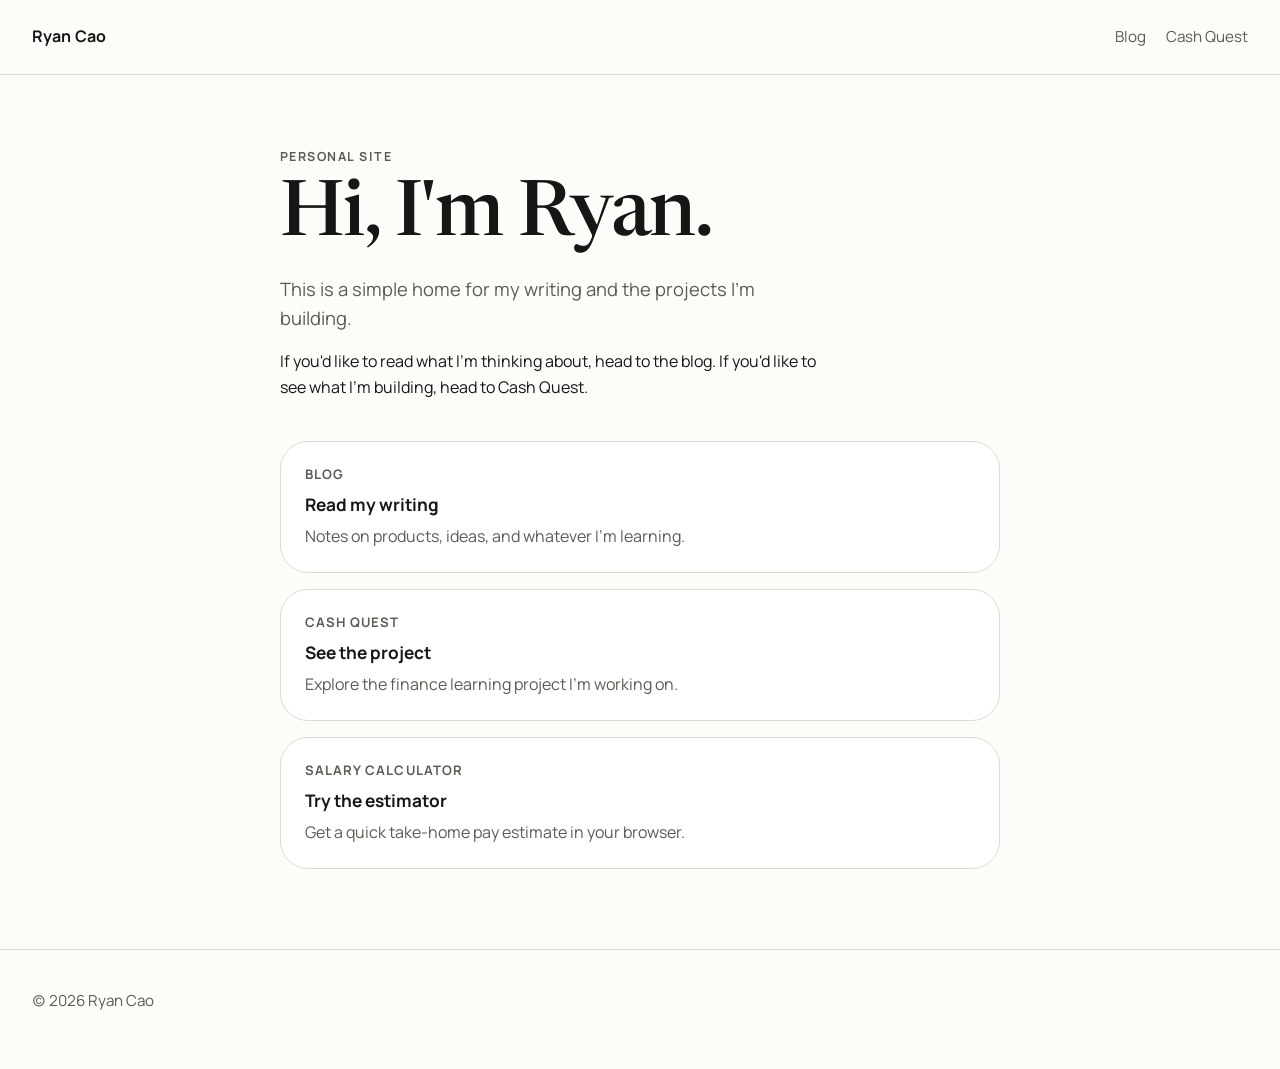
<file: index.html>
<!doctype html>
<html lang="en">
  <head>
    <meta charset="utf-8" />
    <meta name="viewport" content="width=device-width, initial-scale=1" />
    <title>Ryan Cao | Personal Site</title>
    <meta
      name="description"
      content="Ryan Cao's personal website with links to the blog and Cash Quest."
    />
    <link rel="preconnect" href="https://fonts.googleapis.com" />
    <link rel="preconnect" href="https://fonts.gstatic.com" crossorigin />
    <link
      href="https://fonts.googleapis.com/css2?family=Newsreader:opsz,wght@6..72,400;6..72,500;6..72,600&family=Manrope:wght@400;500;600;700&display=swap"
      rel="stylesheet"
    />
    <link rel="stylesheet" href="styles.css?v=20260322" />
  </head>
  <body>
    <header class="site-header">
      <a class="brand simple-brand" href="index.html">Ryan Cao</a>
      <nav class="site-nav" aria-label="Primary">
        <a href="blog.html">Blog</a>
        <a href="cashquest.html">Cash Quest</a>
      </nav>
    </header>

    <main class="page-shell">
      <section class="intro intro-home">
        <p class="eyebrow">Personal site</p>
        <h1>Hi, I'm Ryan.</h1>
        <p class="lead">
          This is a simple home for my writing and the projects I'm building.
        </p>
        <p class="body-copy">
          If you'd like to read what I'm thinking about, head to the blog. If
          you'd like to see what I'm building, head to Cash Quest.
        </p>

        <div class="path-grid">
          <a class="path-card" href="blog.html">
            <span class="path-label">Blog</span>
            <strong>Read my writing</strong>
            <span>Notes on products, ideas, and whatever I'm learning.</span>
          </a>
          <a class="path-card" href="cashquest.html">
            <span class="path-label">Cash Quest</span>
            <strong>See the project</strong>
            <span>Explore the finance learning project I'm working on.</span>
          </a>
          <a
            class="path-card"
            href="https://ryancao669.github.io/salary-calculator/"
          >
            <span class="path-label">Salary Calculator</span>
            <strong>Try the estimator</strong>
            <span>Get a quick take-home pay estimate in your browser.</span>
          </a>
        </div>
      </section>
    </main>

    <footer class="site-footer">
      <p>(c) 2026 Ryan Cao</p>
    </footer>
    <script src="transitions.js?v=20260322"></script>
  </body>
</html>
</file>
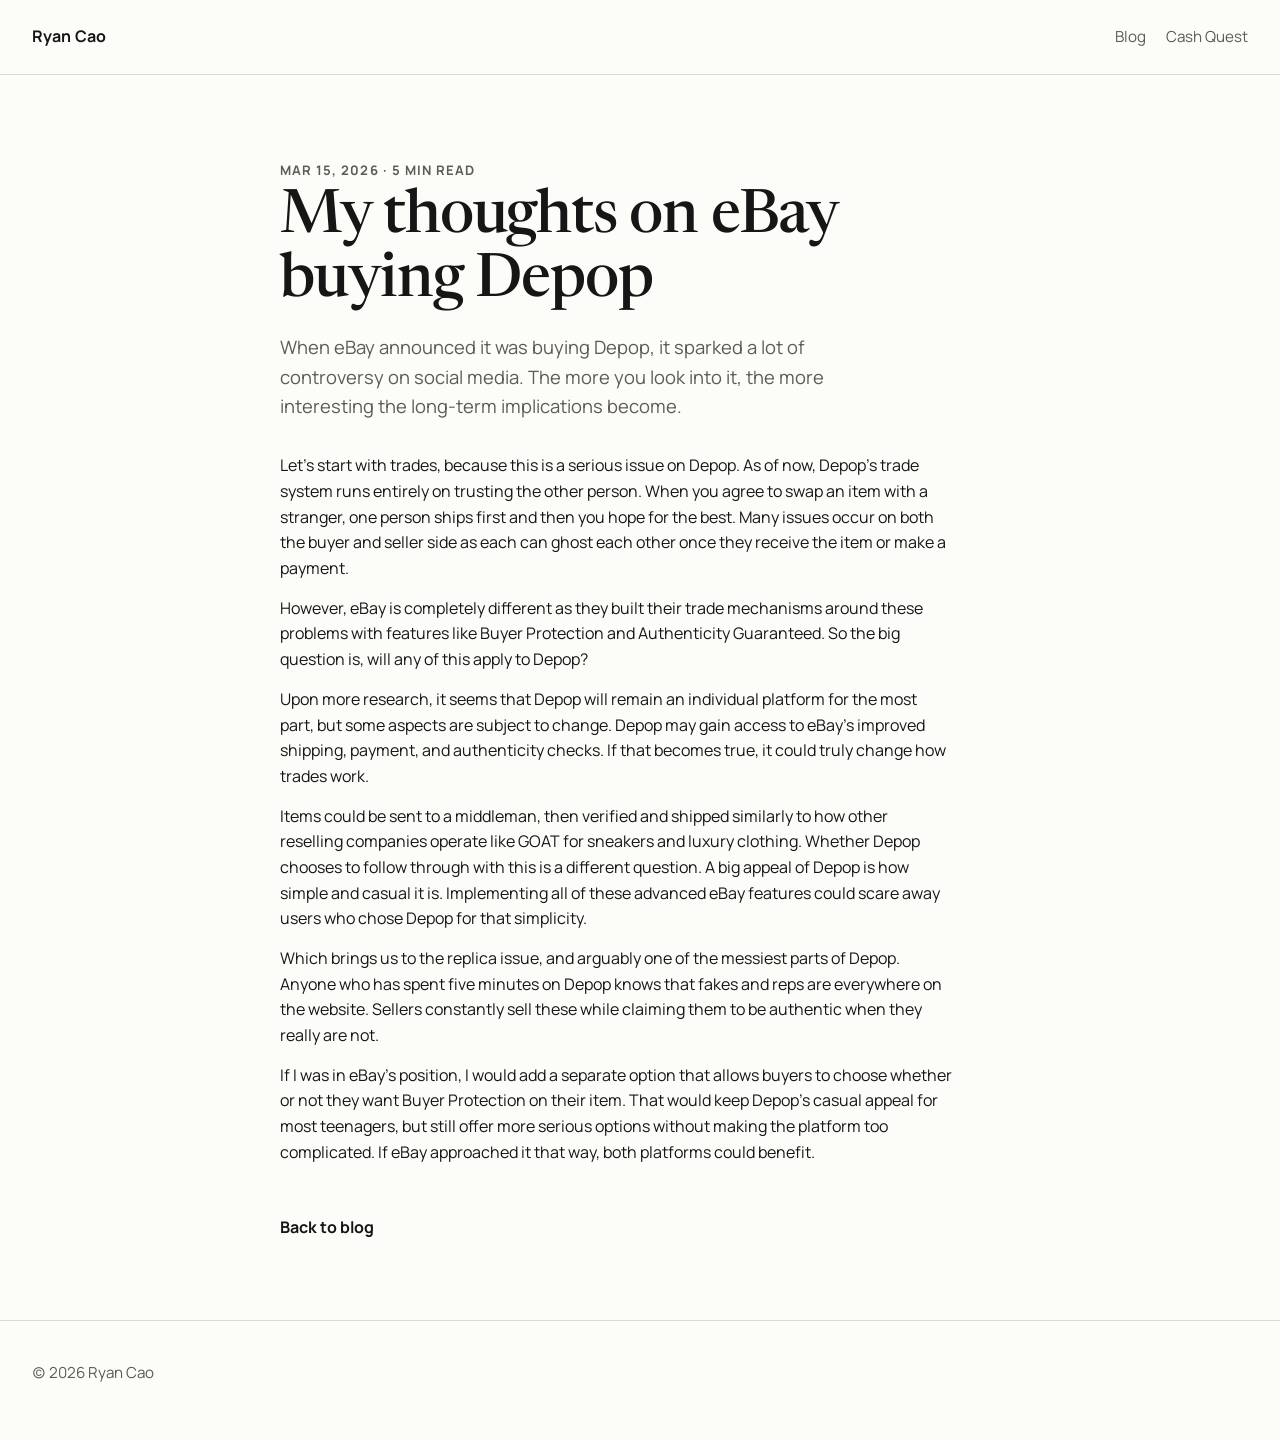
<file: blog-ebay-depop.html>
<!doctype html>
<html lang="en">
  <head>
    <meta charset="utf-8" />
    <meta name="viewport" content="width=device-width, initial-scale=1" />
    <title>Ryan Cao | eBay and Depop</title>
    <meta
      name="description"
      content="Ryan Cao's thoughts on what eBay buying Depop could mean."
    />
    <link rel="preconnect" href="https://fonts.googleapis.com" />
    <link rel="preconnect" href="https://fonts.gstatic.com" crossorigin />
    <link
      href="https://fonts.googleapis.com/css2?family=Newsreader:opsz,wght@6..72,400;6..72,500;6..72,600&family=Manrope:wght@400;500;600;700&display=swap"
      rel="stylesheet"
    />
    <link rel="stylesheet" href="styles.css?v=20260322" />
  </head>
  <body>
    <header class="site-header">
      <a class="brand simple-brand" href="index.html">Ryan Cao</a>
      <nav class="site-nav" aria-label="Primary">
        <a href="blog.html">Blog</a>
        <a href="cashquest.html">Cash Quest</a>
      </nav>
    </header>

    <main class="page-shell">
      <article class="post-page">
        <p class="meta">Mar 15, 2026 · 5 min read</p>
        <h1>My thoughts on eBay buying Depop</h1>
        <p class="lead">
          When eBay announced it was buying Depop, it sparked a lot of
          controversy on social media. The more you look into it, the more
          interesting the long-term implications become.
        </p>

        <div class="post-body">
          <p>
            Let's start with trades, because this is a serious issue on Depop.
            As of now, Depop's trade system runs entirely on trusting the other
            person. When you agree to swap an item with a stranger, one person
            ships first and then you hope for the best. Many issues occur on
            both the buyer and seller side as each can ghost each other once
            they receive the item or make a payment.
          </p>
          <p>
            However, eBay is completely different as they built their trade
            mechanisms around these problems with features like Buyer
            Protection and Authenticity Guaranteed. So the big question is,
            will any of this apply to Depop?
          </p>
          <p>
            Upon more research, it seems that Depop will remain an individual
            platform for the most part, but some aspects are subject to change.
            Depop may gain access to eBay's improved shipping, payment, and
            authenticity checks. If that becomes true, it could truly change
            how trades work.
          </p>
          <p>
            Items could be sent to a middleman, then verified and shipped
            similarly to how other reselling companies operate like GOAT for
            sneakers and luxury clothing. Whether Depop chooses to follow
            through with this is a different question. A big appeal of Depop
            is how simple and casual it is. Implementing all of these advanced
            eBay features could scare away users who chose Depop for that
            simplicity.
          </p>
          <p>
            Which brings us to the replica issue, and arguably one of the
            messiest parts of Depop. Anyone who has spent five minutes on Depop
            knows that fakes and reps are everywhere on the website. Sellers
            constantly sell these while claiming them to be authentic when they
            really are not.
          </p>
          <p>
            If I was in eBay's position, I would add a separate option that
            allows buyers to choose whether or not they want Buyer Protection
            on their item. That would keep Depop's casual appeal for most
            teenagers, but still offer more serious options without making the
            platform too complicated. If eBay approached it that way, both
            platforms could benefit.
          </p>
        </div>

        <a class="text-link" href="blog.html">Back to blog</a>
      </article>
    </main>

    <footer class="site-footer">
      <p>(c) 2026 Ryan Cao</p>
    </footer>
    <script src="transitions.js?v=20260322"></script>
  </body>
</html>
</file>
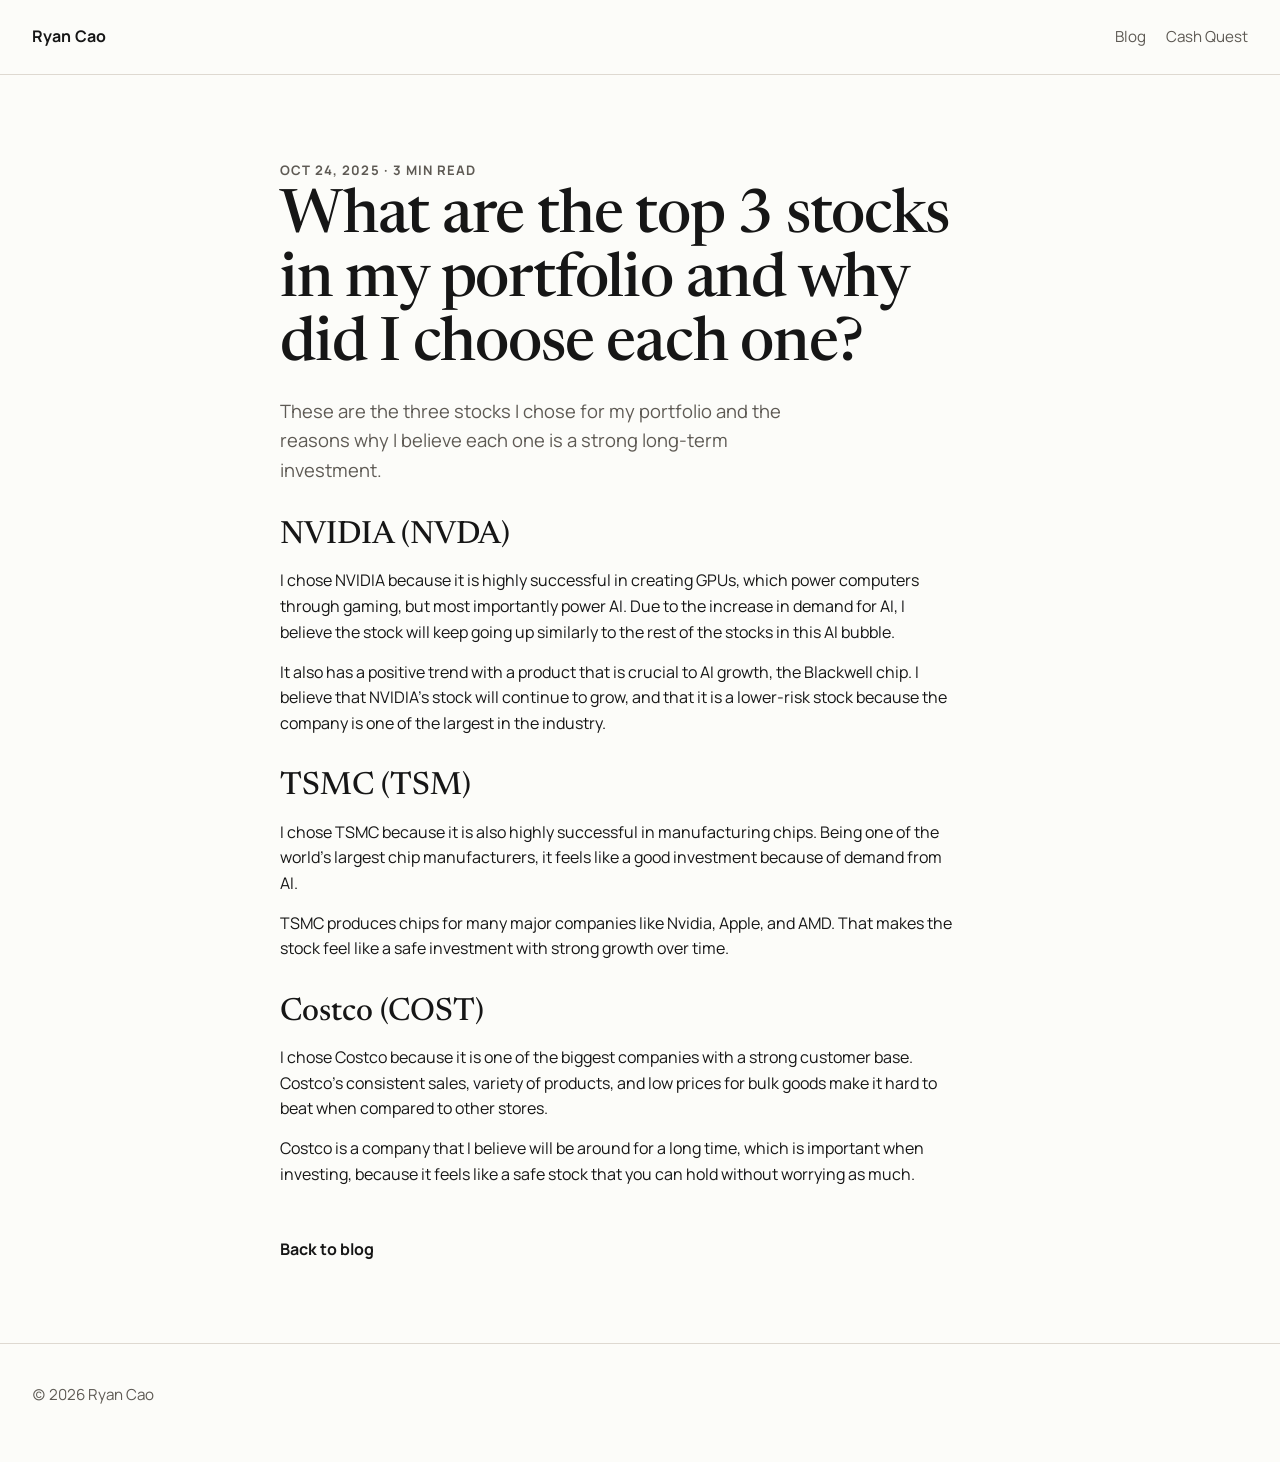
<file: blog-top-3-stocks.html>
<!doctype html>
<html lang="en">
  <head>
    <meta charset="utf-8" />
    <meta name="viewport" content="width=device-width, initial-scale=1" />
    <title>Ryan Cao | Top 3 Stocks</title>
    <meta
      name="description"
      content="Ryan Cao on the top three stocks in his portfolio and why he chose them."
    />
    <link rel="preconnect" href="https://fonts.googleapis.com" />
    <link rel="preconnect" href="https://fonts.gstatic.com" crossorigin />
    <link
      href="https://fonts.googleapis.com/css2?family=Newsreader:opsz,wght@6..72,400;6..72,500;6..72,600&family=Manrope:wght@400;500;600;700&display=swap"
      rel="stylesheet"
    />
    <link rel="stylesheet" href="styles.css?v=20260322" />
  </head>
  <body>
    <header class="site-header">
      <a class="brand simple-brand" href="index.html">Ryan Cao</a>
      <nav class="site-nav" aria-label="Primary">
        <a href="blog.html">Blog</a>
        <a href="cashquest.html">Cash Quest</a>
      </nav>
    </header>

    <main class="page-shell">
      <article class="post-page">
        <p class="meta">Oct 24, 2025 · 3 min read</p>
        <h1>What are the top 3 stocks in my portfolio and why did I choose each one?</h1>
        <p class="lead">
          These are the three stocks I chose for my portfolio and the reasons
          why I believe each one is a strong long-term investment.
        </p>

        <div class="post-body">
          <h2>NVIDIA (NVDA)</h2>
          <p>
            I chose NVIDIA because it is highly successful in creating GPUs,
            which power computers through gaming, but most importantly power
            AI. Due to the increase in demand for AI, I believe the stock will
            keep going up similarly to the rest of the stocks in this AI
            bubble.
          </p>
          <p>
            It also has a positive trend with a product that is crucial to AI
            growth, the Blackwell chip. I believe that NVIDIA's stock will
            continue to grow, and that it is a lower-risk stock because the
            company is one of the largest in the industry.
          </p>

          <h2>TSMC (TSM)</h2>
          <p>
            I chose TSMC because it is also highly successful in manufacturing
            chips. Being one of the world's largest chip manufacturers, it
            feels like a good investment because of demand from AI.
          </p>
          <p>
            TSMC produces chips for many major companies like Nvidia, Apple,
            and AMD. That makes the stock feel like a safe investment with
            strong growth over time.
          </p>

          <h2>Costco (COST)</h2>
          <p>
            I chose Costco because it is one of the biggest companies with a
            strong customer base. Costco's consistent sales, variety of
            products, and low prices for bulk goods make it hard to beat when
            compared to other stores.
          </p>
          <p>
            Costco is a company that I believe will be around for a long time,
            which is important when investing, because it feels like a safe
            stock that you can hold without worrying as much.
          </p>
        </div>

        <a class="text-link" href="blog.html">Back to blog</a>
      </article>
    </main>

    <footer class="site-footer">
      <p>(c) 2026 Ryan Cao</p>
    </footer>
    <script src="transitions.js?v=20260322"></script>
  </body>
</html>
</file>
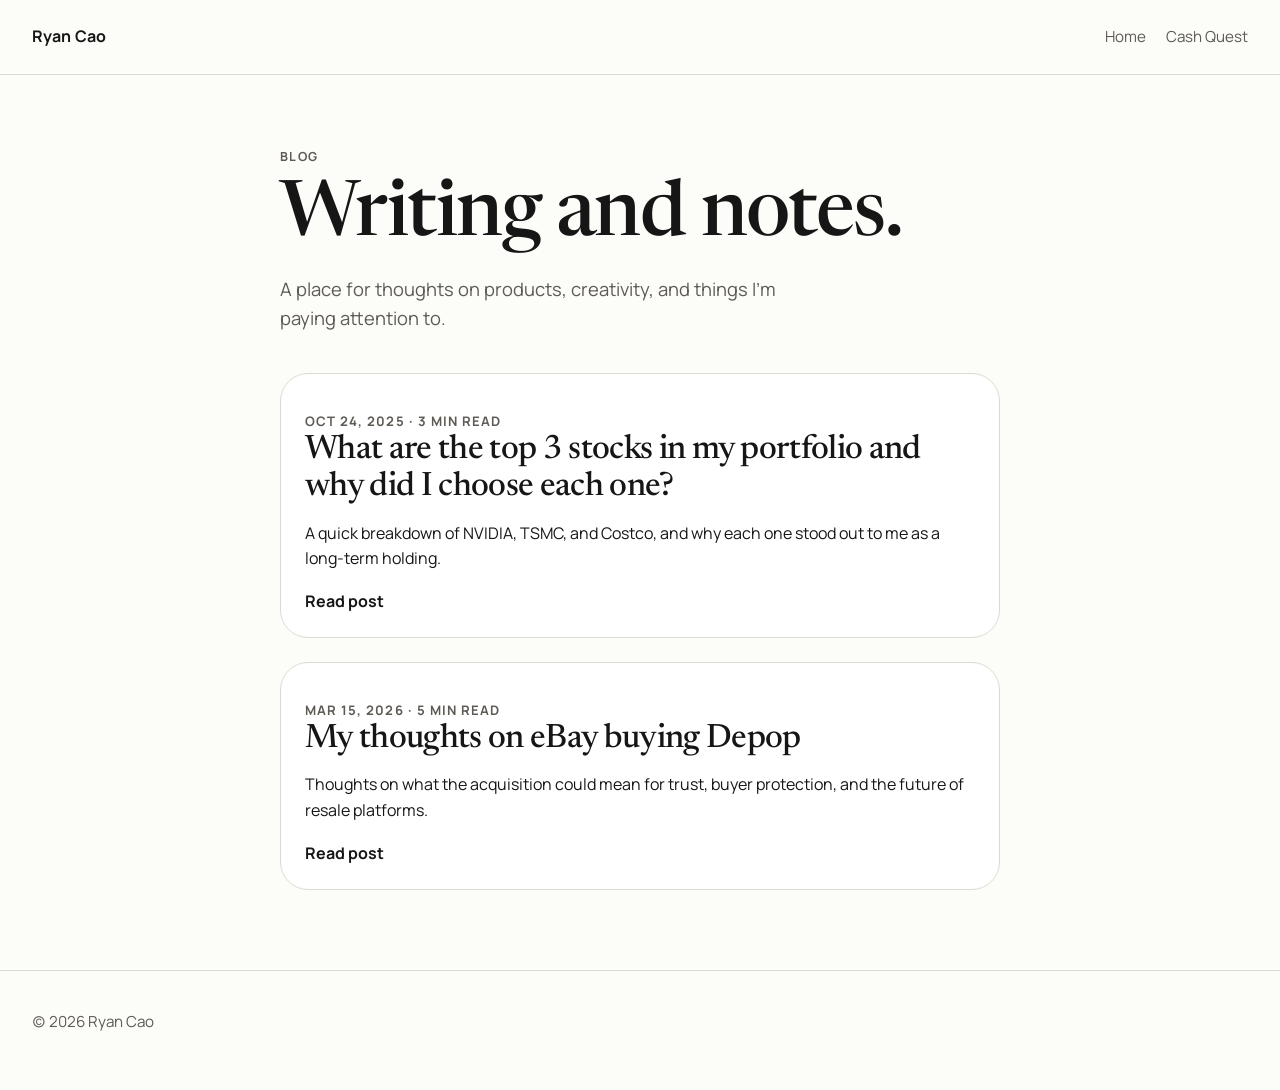
<file: blog.html>
<!doctype html>
<html lang="en">
  <head>
    <meta charset="utf-8" />
    <meta name="viewport" content="width=device-width, initial-scale=1" />
    <title>Ryan Cao | Blog</title>
    <meta
      name="description"
      content="Writing from Ryan Cao on products, ideas, and creative work."
    />
    <link rel="preconnect" href="https://fonts.googleapis.com" />
    <link rel="preconnect" href="https://fonts.gstatic.com" crossorigin />
    <link
      href="https://fonts.googleapis.com/css2?family=Newsreader:opsz,wght@6..72,400;6..72,500;6..72,600&family=Manrope:wght@400;500;600;700&display=swap"
      rel="stylesheet"
    />
    <link rel="stylesheet" href="styles.css?v=20260322" />
  </head>
  <body>
    <header class="site-header">
      <a class="brand simple-brand" href="index.html">Ryan Cao</a>
      <nav class="site-nav" aria-label="Primary">
        <a href="index.html">Home</a>
        <a href="cashquest.html">Cash Quest</a>
      </nav>
    </header>

    <main class="page-shell">
      <section class="intro page-intro">
        <p class="eyebrow">Blog</p>
        <h1>Writing and notes.</h1>
        <p class="lead">
          A place for thoughts on products, creativity, and things I'm paying
          attention to.
        </p>
      </section>

      <section class="content-stack blog-list">
        <article class="content-card post-preview">
          <p class="meta">Oct 24, 2025 · 3 min read</p>
          <h2>What are the top 3 stocks in my portfolio and why did I choose each one?</h2>
          <p>
            A quick breakdown of NVIDIA, TSMC, and Costco, and why each one
            stood out to me as a long-term holding.
          </p>
          <a class="text-link" href="blog-top-3-stocks.html">Read post</a>
        </article>

        <article class="content-card post-preview">
          <p class="meta">Mar 15, 2026 · 5 min read</p>
          <h2>My thoughts on eBay buying Depop</h2>
          <p>
            Thoughts on what the acquisition could mean for trust, buyer
            protection, and the future of resale platforms.
          </p>
          <a class="text-link" href="blog-ebay-depop.html">Read post</a>
        </article>
      </section>
    </main>

    <footer class="site-footer">
      <p>(c) 2026 Ryan Cao</p>
    </footer>
    <script src="transitions.js?v=20260322"></script>
  </body>
</html>
</file>
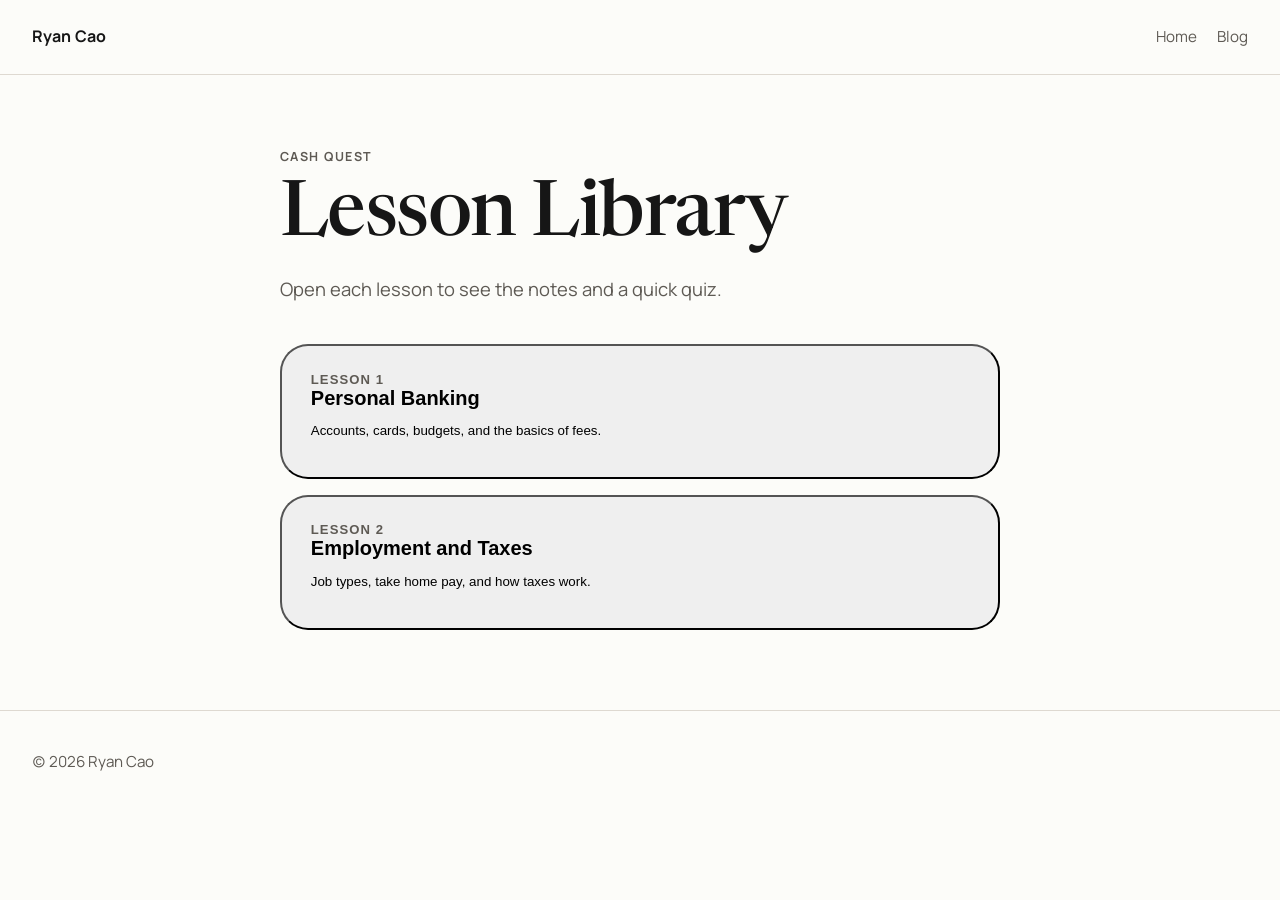
<file: cashquest.html>
<!doctype html>
<html lang="en">
  <head>
    <meta charset="utf-8" />
    <meta name="viewport" content="width=device-width, initial-scale=1" />
    <title>Ryan Cao | Cash Quest</title>
    <meta
      name="description"
      content="Cash Quest by Ryan Cao, a project for learning personal finance."
    />
    <link rel="preconnect" href="https://fonts.googleapis.com" />
    <link rel="preconnect" href="https://fonts.gstatic.com" crossorigin />
    <link
      href="https://fonts.googleapis.com/css2?family=Newsreader:opsz,wght@6..72,400;6..72,500;6..72,600&family=Manrope:wght@400;500;600;700&display=swap"
      rel="stylesheet"
    />
    <link rel="stylesheet" href="styles.css?v=20260322" />
  </head>
  <body>
    <header class="site-header">
      <a class="brand simple-brand" href="index.html">Ryan Cao</a>
      <nav class="site-nav" aria-label="Primary">
        <a href="index.html">Home</a>
        <a href="blog.html">Blog</a>
      </nav>
    </header>

    <main class="page-shell">
      <section class="intro page-intro">
        <p class="eyebrow">Cash Quest</p>
        <h1>Lesson Library</h1>
        <p class="lead">
          Open each lesson to see the notes and a quick quiz.
        </p>
      </section>

      <section class="content-stack">
        <button class="lesson-card lesson-button" type="button" data-modal="lesson-1">
          <span class="meta">Lesson 1</span>
          <h2>Personal Banking</h2>
          <p>Accounts, cards, budgets, and the basics of fees.</p>
        </button>

        <button class="lesson-card lesson-button" type="button" data-modal="lesson-2">
          <span class="meta">Lesson 2</span>
          <h2>Employment and Taxes</h2>
          <p>Job types, take home pay, and how taxes work.</p>
        </button>
      </section>

      <div class="modal" id="lesson-1" aria-hidden="true" role="dialog">
        <div class="modal-panel" role="document">
          <div class="modal-header">
            <div>
              <p class="meta">Lesson 1</p>
              <h2>Personal Banking</h2>
            </div>
            <button class="modal-close" type="button" aria-label="Close lesson">Close</button>
          </div>

          <div class="content-stack lesson-section">
            <article class="content-card lesson-card">
              <p class="meta">Subtopic</p>
              <h3>Bank accounts</h3>
              <div class="lesson-points">
                <p><span class="lesson-label">What is it</span> A bank account lets you store money. You can deposit checks and use a debit card.</p>
                <p><span class="lesson-label">How does it work</span> Checking is for daily spending. Savings is for money you want to set aside.</p>
                <p><span class="lesson-label">Example</span> You buy food with checking and keep emergency money in savings.</p>
                <p><span class="lesson-label">What students need to take away</span> Knowing account types helps you manage money responsibly.</p>
                <p><span class="lesson-label">Action</span> Choose the account type that fits how you spend and save.</p>
                <p><span class="lesson-label">Vocabulary</span> Checking account and savings account plus deposit and debit card.</p>
              </div>
            </article>

            <article class="content-card lesson-card">
              <p class="meta">Subtopic</p>
              <h3>Debit and credit cards</h3>
              <div class="lesson-points">
                <p><span class="lesson-label">What is it</span> A debit or credit card connects to a bank account or a line of credit.</p>
                <p><span class="lesson-label">How does it work</span> Debit pulls money right away. Credit lets you borrow and pay later.</p>
                <p><span class="lesson-label">Example</span> You use debit for a snack. You use credit for a bigger buy and pay the bill later.</p>
                <p><span class="lesson-label">What students need to take away</span> Debit uses money you have. Credit is borrowed money that needs care.</p>
                <p><span class="lesson-label">Action</span> Decide which card fits your habits and your goals.</p>
              </div>
            </article>

            <article class="content-card lesson-card">
              <p class="meta">Subtopic</p>
              <h3>Budgeting</h3>
              <div class="lesson-points">
                <p><span class="lesson-label">What is it</span> A budget tracks how much you earn and how much you spend.</p>
                <p><span class="lesson-label">How does it work</span> Listing income and costs helps you save and plan ahead.</p>
                <p><span class="lesson-label">What students need to take away</span> A budget puts you in control of your money.</p>
                <p><span class="lesson-label">Action</span> Track every purchase this week and compare it to your guess.</p>
              </div>
            </article>

            <article class="content-card lesson-card">
              <p class="meta">Subtopic</p>
              <h3>Fees and interest</h3>
              <div class="lesson-points">
                <p><span class="lesson-label">What is it</span> Banks can charge fees. Banks can also pay interest on savings.</p>
                <p><span class="lesson-label">How does it work</span> Fees can happen after an overdraft or low balance. Interest grows savings.</p>
                <p><span class="lesson-label">What students need to take away</span> Fees cost money. Interest earns money over time.</p>
                <p><span class="lesson-label">Action</span> Check your account rules and find ways to avoid fees.</p>
              </div>
            </article>

            <article class="content-card quiz-card" data-quiz="personal-banking">
              <div class="quiz-header">
                <h3>Quick quiz</h3>
                <button class="quiz-refresh" type="button">New questions</button>
              </div>
              <div class="quiz-questions" aria-live="polite"></div>
            </article>
          </div>
        </div>
      </div>

      <div class="modal" id="lesson-2" aria-hidden="true" role="dialog">
        <div class="modal-panel" role="document">
          <div class="modal-header">
            <div>
              <p class="meta">Lesson 2</p>
              <h2>Employment and Taxes</h2>
            </div>
            <button class="modal-close" type="button" aria-label="Close lesson">Close</button>
          </div>

          <div class="content-stack lesson-section">
            <article class="content-card lesson-card">
              <p class="meta">Subtopic</p>
              <h3>Types of employment</h3>
              <div class="lesson-points">
                <p><span class="lesson-label">What is it</span> Jobs can be full time or part time or self employed.</p>
                <p><span class="lesson-label">How does it work</span> Full time often has steady hours and benefits. Part time has fewer hours. Self employed workers manage their own taxes and benefits.</p>
                <p><span class="lesson-label">Takeaway</span> Your job type affects pay, benefits, and taxes.</p>
                <p><span class="lesson-label">Action</span> Pick the job type that matches your interests and your lifestyle.</p>
              </div>
            </article>

            <article class="content-card lesson-card">
              <p class="meta">Subtopic</p>
              <h3>Gross pay vs net pay</h3>
              <div class="lesson-points">
                <p><span class="lesson-label">What is it</span> Gross pay is what you earn. Net pay is what you take home after deductions.</p>
                <p><span class="lesson-label">How does it work</span> Employers take money from each paycheck for state tax and federal tax and FICA.</p>
                <p><span class="lesson-label">Takeaway</span> Budget with net pay since it is what you can spend.</p>
                <p><span class="lesson-label">Action</span> Use an online tool to estimate take home pay.</p>
                <p><span class="lesson-label">Vocabulary</span> FICA is a payroll tax for Social Security and Medicare.</p>
              </div>
            </article>

            <article class="content-card lesson-card">
              <p class="meta">Subtopic</p>
              <h3>Taxes and how they work</h3>
              <div class="lesson-points">
                <p><span class="lesson-label">What is it</span> Taxes are required payments that fund public services.</p>
                <p><span class="lesson-label">How does it work</span> The U.S. uses progressive tax brackets. Higher income faces higher rates.</p>
                <p><span class="lesson-label">Example</span> Part of a $30,000 salary falls into the 12 percent bracket.</p>
                <p><span class="lesson-label">Takeaway</span> Knowing brackets helps you plan and avoid surprises.</p>
                <p><span class="lesson-label">Action</span> Look up tax brackets and estimate take home pay for a dream job.</p>
                <p><span class="lesson-label">Vocabulary</span> Progressive tax means rates rise as income rises.</p>
              </div>
            </article>

            <article class="content-card lesson-card">
              <p class="meta">Subtopic</p>
              <h3>Filing taxes</h3>
              <div class="lesson-points">
                <p><span class="lesson-label">What is it</span> A tax return compares what you owe with what was taken out.</p>
                <p><span class="lesson-label">How does it work</span> You file by April 15 using a W-2. You get a refund if too much was withheld.</p>
                <p><span class="lesson-label">Example</span> Joe had $1800 withheld. He owed $1400. He got a $400 refund.</p>
                <p><span class="lesson-label">Takeaway</span> A refund is your own money coming back.</p>
                <p><span class="lesson-label">Action</span> If you earned income, file to see if you get money back.</p>
                <p><span class="lesson-label">Vocabulary</span> W-2 is a wage and tax statement.</p>
              </div>
            </article>

            <article class="content-card quiz-card" data-quiz="employment-taxes">
              <div class="quiz-header">
                <h3>Quick quiz</h3>
                <button class="quiz-refresh" type="button">New questions</button>
              </div>
              <div class="quiz-questions" aria-live="polite"></div>
            </article>
          </div>
        </div>
      </div>
    </main>

    <footer class="site-footer">
      <p>(c) 2026 Ryan Cao</p>
    </footer>
    <script src="quiz.js?v=20260404"></script>
    <script src="modals.js?v=20260404"></script>
    <script src="transitions.js?v=20260322"></script>
  </body>
</html>
</file>
<file: styles.css>
:root {
  color-scheme: light;
  --bg: #fcfcf9;
  --surface: #ffffff;
  --ink: #161616;
  --muted: #5e5a54;
  --line: #ded9d1;
  --accent: #222222;
}

* {
  box-sizing: border-box;
}

body {
  margin: 0;
  min-height: 100vh;
  background: var(--bg);
  color: var(--ink);
  font-family: "Manrope", "Segoe UI", sans-serif;
  line-height: 1.6;
  opacity: 0;
  animation: page-fade-in 320ms ease forwards;
  transition: opacity 220ms ease;
}

body.is-leaving {
  opacity: 0;
}

a {
  color: inherit;
  text-decoration: none;
}

.site-header {
  display: flex;
  justify-content: space-between;
  align-items: center;
  gap: 1rem;
  padding: 1.5rem 2rem;
  border-bottom: 1px solid var(--line);
}

.brand {
  font-size: 1rem;
  font-weight: 700;
  letter-spacing: 0.01em;
}

.simple-brand:hover,
.site-nav a:hover,
.path-card:hover {
  opacity: 0.72;
}

.site-nav {
  display: flex;
  flex-wrap: wrap;
  gap: 1.25rem;
  color: var(--muted);
  font-size: 0.95rem;
}

.page-shell {
  width: min(720px, calc(100% - 3rem));
  margin: 0 auto;
  padding: 4.5rem 0 5rem;
}

.intro h1,
.content-card h2,
.article-card h2 {
  font-family: "Newsreader", "Georgia", serif;
  font-weight: 500;
  letter-spacing: -0.02em;
}

.intro-home {
  min-height: calc(100vh - 180px);
  display: flex;
  flex-direction: column;
  justify-content: center;
}

.page-intro {
  margin-bottom: 2.5rem;
}

.eyebrow {
  margin: 0 0 0.75rem;
  font-size: 0.78rem;
  font-weight: 700;
  letter-spacing: 0.12em;
  text-transform: uppercase;
  color: var(--muted);
}

.intro h1 {
  margin: 0;
  font-size: clamp(2.8rem, 8vw, 4.8rem);
  line-height: 1;
}

.lead {
  margin: 1.2rem 0 0;
  max-width: 34rem;
  font-size: 1.15rem;
  color: var(--muted);
}

.body-copy {
  margin: 1rem 0 0;
  max-width: 34rem;
}

.path-grid,
.content-stack {
  display: grid;
  gap: 1rem;
}

.path-grid {
  margin-top: 2.5rem;
}

.path-card,
.content-card {
  display: block;
  padding: 1.4rem 1.5rem;
  border: 1px solid var(--line);
  border-radius: 28px;
  background: var(--surface);
}

.path-card strong,
.path-card span,
.content-card h2,
.content-card p,
.article-card p {
  display: block;
}

.path-label,
.meta {
  margin-bottom: 0.35rem;
  font-size: 0.82rem;
  font-weight: 700;
  letter-spacing: 0.08em;
  text-transform: uppercase;
  color: var(--muted);
}

.path-card strong {
  margin-bottom: 0.35rem;
  font-size: 1.08rem;
}

.path-card span:last-child {
  color: var(--muted);
}

.content-card h2,
.article-card h2 {
  margin: 0 0 0.9rem;
  font-size: clamp(1.7rem, 4vw, 2.1rem);
  line-height: 1.1;
}

.lesson-section {
  margin-top: 3rem;
}

.lesson-header h2 {
  margin: 0 0 0.6rem;
}

.lesson-card h3 {
  margin: 0 0 0.6rem;
  font-size: 1.2rem;
}

.lesson-card {
  border-radius: 28px;
}

.lesson-button {
  text-align: left;
  cursor: pointer;
  width: 100%;
  padding: 1.6rem 1.8rem;
}

.lesson-button h2 {
  margin: 0 0 0.4rem;
}

.lesson-points {
  display: grid;
  gap: 0.65rem;
}

.lesson-points p {
  margin: 0;
}

.lesson-label {
  display: inline-block;
  min-width: 9.5rem;
  font-weight: 700;
  color: var(--accent);
}

.quiz-card {
  display: grid;
  gap: 1rem;
}

.quiz-header {
  display: flex;
  justify-content: space-between;
  align-items: center;
  gap: 1rem;
}

.quiz-refresh {
  border: 1px solid var(--line);
  background: var(--surface);
  padding: 0.5rem 0.9rem;
  border-radius: 999px;
  font-weight: 600;
  cursor: pointer;
}

.quiz-questions {
  display: grid;
  gap: 1rem;
}

.quiz-question {
  border: 1px solid var(--line);
  border-radius: 14px;
  padding: 1rem;
  background: #faf9f6;
}

.quiz-title {
  margin: 0 0 0.75rem;
  font-weight: 600;
}

.quiz-options {
  display: grid;
  gap: 0.5rem;
}

.quiz-option {
  text-align: left;
  padding: 0.6rem 0.8rem;
  border-radius: 10px;
  border: 1px solid var(--line);
  background: var(--surface);
  cursor: pointer;
  font-weight: 500;
}

.quiz-option.is-correct {
  border-color: #1e7a4a;
  background: #e8f5ee;
}

.quiz-option.is-wrong {
  border-color: #b84c45;
  background: #faecea;
}

.modal {
  position: fixed;
  inset: 0;
  background: rgba(22, 22, 22, 0.4);
  display: none;
  align-items: center;
  justify-content: center;
  padding: 2rem;
  z-index: 40;
}

.modal.is-open {
  display: flex;
}

.modal-panel {
  width: min(820px, 100%);
  max-height: 90vh;
  overflow: auto;
  background: var(--surface);
  border-radius: 20px;
  border: 1px solid var(--line);
  padding: 1.8rem 1.8rem 2rem;
  box-shadow: 0 20px 60px rgba(15, 15, 15, 0.2);
}

.modal-header {
  display: flex;
  align-items: center;
  justify-content: space-between;
  gap: 1rem;
  margin-bottom: 1.5rem;
}

.modal-close {
  border: 1px solid var(--line);
  background: var(--surface);
  padding: 0.45rem 0.9rem;
  border-radius: 999px;
  font-weight: 600;
  cursor: pointer;
}

.modal-open {
  overflow: hidden;
}

.content-card p,
.article-card p {
  margin: 0.9rem 0 0;
}

.blog-list {
  gap: 1.5rem;
}

.post-preview h2 {
  margin-bottom: 0.75rem;
}

.text-link {
  display: inline-block;
  margin-top: 1.1rem;
  font-weight: 700;
}

.post-page h1 {
  margin: 0;
  font-family: "Newsreader", "Georgia", serif;
  font-size: clamp(2.2rem, 6vw, 3.8rem);
  font-weight: 500;
  line-height: 1.05;
  letter-spacing: -0.02em;
}

.post-body {
  margin: 2rem 0;
}

.post-body h2 {
  margin: 2rem 0 0.6rem;
  font-family: "Newsreader", "Georgia", serif;
  font-size: clamp(1.6rem, 4vw, 2rem);
  font-weight: 500;
  line-height: 1.15;
}

.post-body p {
  margin: 0.9rem 0 0;
  max-width: 42rem;
}

.site-footer {
  padding: 1.5rem 2rem 2.5rem;
  border-top: 1px solid var(--line);
  color: var(--muted);
  font-size: 0.95rem;
}

@media (max-width: 640px) {
  .site-header {
    flex-direction: column;
    align-items: flex-start;
  }

  .page-shell {
    width: min(720px, calc(100% - 2rem));
    padding-top: 3rem;
  }

  .intro-home {
    min-height: auto;
  }

  .lesson-label {
    display: block;
    min-width: 0;
    margin-bottom: 0.2rem;
  }

  .quiz-header {
    flex-direction: column;
    align-items: flex-start;
  }

  .modal {
    padding: 1rem;
  }

  .modal-header {
    flex-direction: column;
    align-items: flex-start;
  }
}

@keyframes page-fade-in {
  from {
    opacity: 0;
  }

  to {
    opacity: 1;
  }
}
</file>
